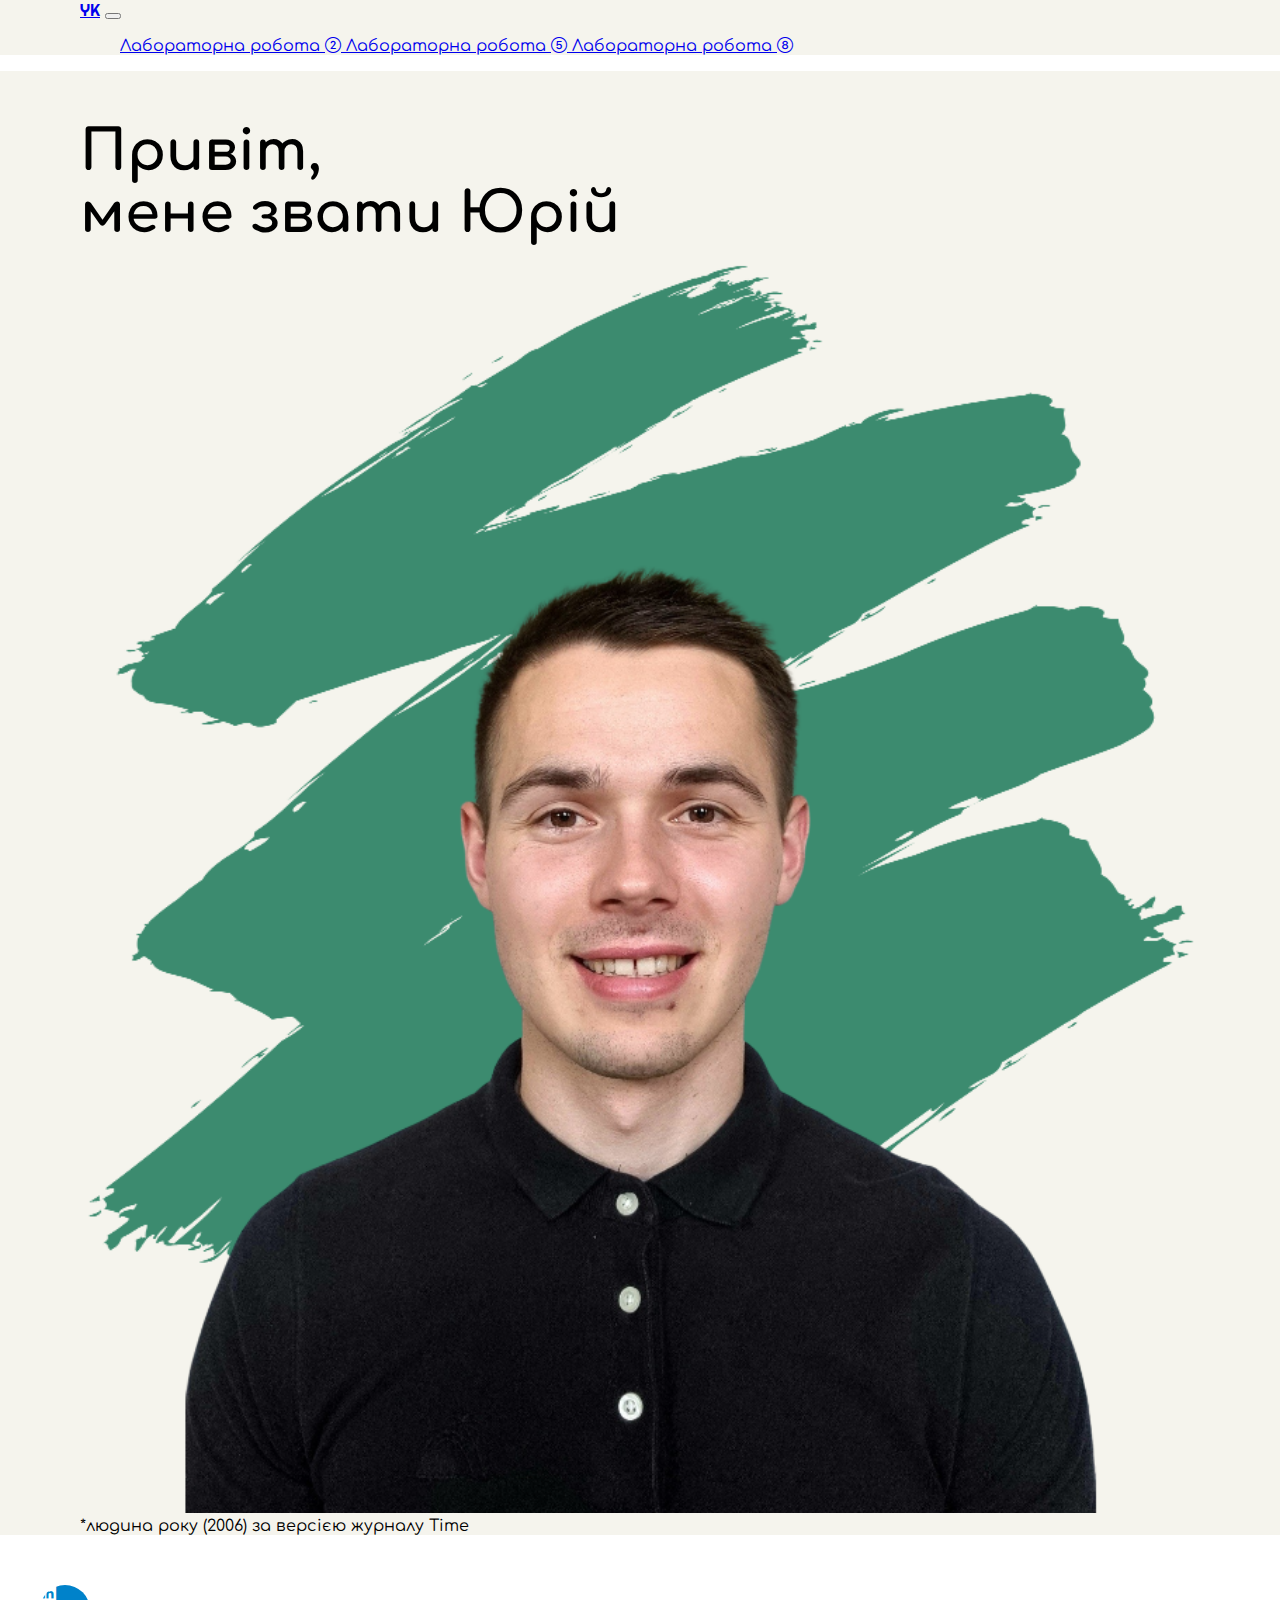
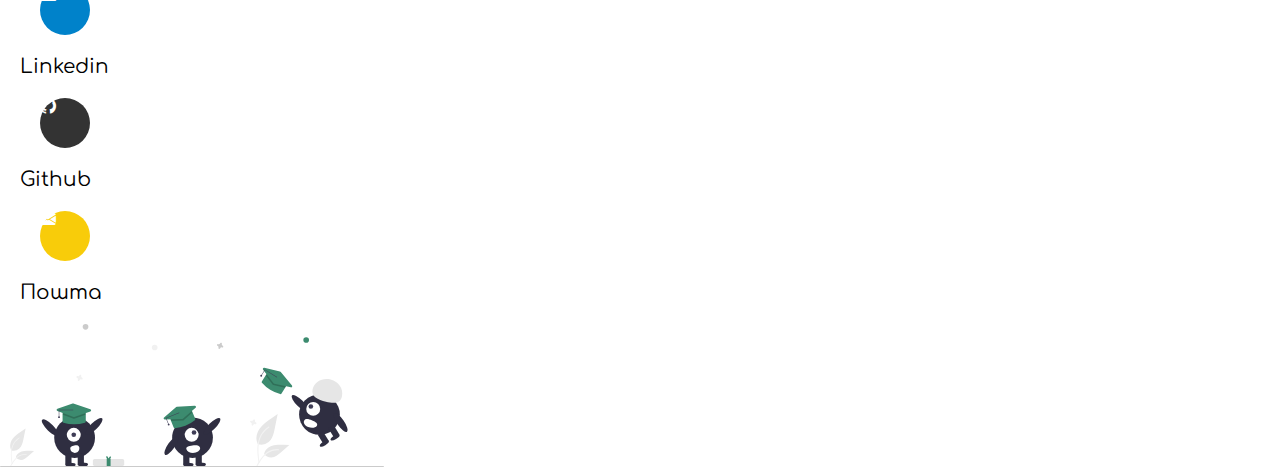
<file: index.html>
<!DOCTYPE html>
<html lang="uk">
  <head>
    <meta charset="UTF-8" />
    <meta name="viewport" content="width=device-width, initial-scale=1.0" />
    <title>Web Konovalov</title>
    <link rel="stylesheet" href="css/styles.css" />
    <link rel="icon" href="icon.png" />

    <!-- Google Font -->
    <link rel="preconnect" href="https://fonts.googleapis.com" />
    <link rel="preconnect" href="https://fonts.gstatic.com" crossorigin />
    <link
      href="https://fonts.googleapis.com/css2?family=Righteous:wght@300;400;500;600;700&display=swap"
      rel="stylesheet"
    />
    <link rel="preconnect" href="https://fonts.googleapis.com" />
    <link rel="preconnect" href="https://fonts.gstatic.com" crossorigin />
    <link
      href="https://fonts.googleapis.com/css2?family=Comfortaa:wght@300;400;500;600;700&display=swap"
      rel="stylesheet"
    />
    <!-- Bootstrap CSS -->
    <link
      href="https://cdn.jsdelivr.net/npm/bootstrap@5.2.3/dist/css/bootstrap.min.css"
      rel="stylesheet"
      integrity="sha384-rbsA2VBKQhggwzxH7pPCaAqO46MgnOM80zW1RWuH61DGLwZJEdK2Kadq2F9CUG65"
      crossorigin="anonymous"
    />
    <!-- Bootstrap Font Icon CSS -->
    <link
      rel="stylesheet"
      href="https://cdn.jsdelivr.net/npm/bootstrap-icons@1.10.2/font/bootstrap-icons.css"
    />
  </head>

  <body class="body">
    <nav id="navbar" class="navbar navbar-expand-lg navbar-light">
      <a class="navbar-brand brand-title" href="index.html">YK</a>
      <button
        class="navbar-toggler"
        type="button"
        data-bs-toggle="collapse"
        data-bs-target="#navbarToggler"
        aria-controls="navbarToggler"
        aria-expanded="false"
        aria-label="Toggle navigation"
      >
        <span class="navbar-toggler-icon"></span>
      </button>
      <div class="collapse navbar-collapse" id="navbarToggler">
        <ul class="navbar-nav ms-auto">
          <il class="nav-item">
            <a href="lab2/lab2.php" class="nav-link">
              Лабораторна робота <i class="bi bi-2-circle"></i>
            </a>
          </il>
          <il class="nav-item">
            <a href="lab5/lab5.php" class="nav-link">
              Лабораторна робота <i class="bi bi-5-circle"></i>
            </a>
          </il>
          <il class="nav-item">
            <a href="lab8/lab8.html" class="nav-link">
              Лабораторна робота <i class="bi bi-8-circle"></i>
            </a>
          </il>
        </ul>
      </div>
    </nav>

    <section id="top-section">
      <div class="row">
        <div class="col-lg-5" id="welcome-block">
          Привіт,<br />
          мене звати Юрій
        </div>
      </div>
      <div class="row">
        <div class="col-lg-4"></div>
        <div class="col-lg-4">
          <img src="images/profile.png" alt="profile image" width="100%" />
        </div>
        <div class="col-lg-4 d-flex align-items-center p-3">
          *людина року (2006) за версією журналу Time
        </div>
      </div>
    </section>

    <section id="middle-section">
      <div class="row justify-content-evenly" style="margin: 0">
        <!-- Linkedin -->
        <div class="col-lg-3">
          <div class="card shadow social-button rounded-5">
            <div class="d-flex align-items-center">
              <div
                class="d-flex align-items-center justify-content-center icon-container icon-container-linkedin shadow"
              >
                <i class="bi-linkedin"> </i>
                <a
                  href="https://www.linkedin.com/in/yurii-konovalov"
                  target="_blank"
                  class="stretched-link"
                ></a>
              </div>
              <div class="d-flex align-items-center button-text">Linkedin</div>
            </div>
          </div>
        </div>
        <!-- Github -->

        <div class="col-lg-3">
          <div class="card shadow social-button rounded-5">
            <div class="d-flex align-items-center">
              <div
                class="d-flex align-items-center justify-content-center icon-container icon-container-github shadow"
              >
                <i class="bi-github"> </i>
                <a
                  href="https://github.com/yuriikonovalov/uni-project-web-labs"
                  target="_blank"
                  class="stretched-link"
                ></a>
              </div>
              <div class="d-flex align-items-center button-text">Github</div>
            </div>
          </div>
        </div>

        <!-- Mail -->
        <div class="col-lg-3">
          <div class="card shadow social-button rounded-5">
            <div class="d-flex align-items-center">
              <div
                class="d-flex align-items-center justify-content-center icon-container icon-container-mail shadow"
              >
                <i class="bi-envelope-fill"> </i>
                <a
                  href="mailto:konovalov.yurii1122@vu.cdu.edu.ua"
                  target="_blank"
                  class="stretched-link"
                ></a>
              </div>
              <div class="d-flex align-items-center button-text">Пошта</div>
            </div>
          </div>
        </div>
      </div>
    </section>

    <div class="d-flex justify-content-center pb-1">
      <img src="images/graduation.svg" alt="" width="30%" />
    </div>

    <script
      src="https://cdn.jsdelivr.net/npm/bootstrap@5.2.3/dist/js/bootstrap.bundle.min.js"
      integrity="sha384-kenU1KFdBIe4zVF0s0G1M5b4hcpxyD9F7jL+jjXkk+Q2h455rYXK/7HAuoJl+0I4"
      crossorigin="anonymous"
    ></script>
  </body>
</html>
</file>
<file: css/styles.css>
.body {
  margin: 0;
  font-family: "Comfortaa", monospace;
  background-color: white;
}

.brand-title {
  font-family: "Righteous", monospace;
}

#welcome-block {
  font-family: "Comfortaa", monospace;
  font-weight: 700;
  font-size: clamp(1rem, -0.875rem + 8.333vw, 3.5rem);
}

#navbar {
  background-color: #f5f4ed;
  padding-left: clamp(1rem, -0.875rem + 8.333vw, 5rem);
  padding-right: clamp(1rem, -0.875rem + 8.333vw, 5rem);
}

#top-section {
  background-color: #f5f4ed;
  padding-left: clamp(1rem, -0.875rem + 8.333vw, 5rem);
  padding-right: clamp(1rem, -0.875rem + 8.333vw, 5rem);
  padding-top: 50px;
}

#middle-section {
  margin-top: 50px;
}

.social-button {
  margin: 20px;
}

.icon-container-linkedin {
  background-color: #0082ca;
  color: white;
}

.icon-container-github {
  background-color: #333333;
  color: white;
}

.icon-container-mail {
  background-color: #f8cc0a;
  color: white;
}

.icon-container {
  margin: 20px;
  width: 50px;
  height: 50px;
  border-radius: 50px;
}

.button-text {
  font-size: 20px;
}
</file>
